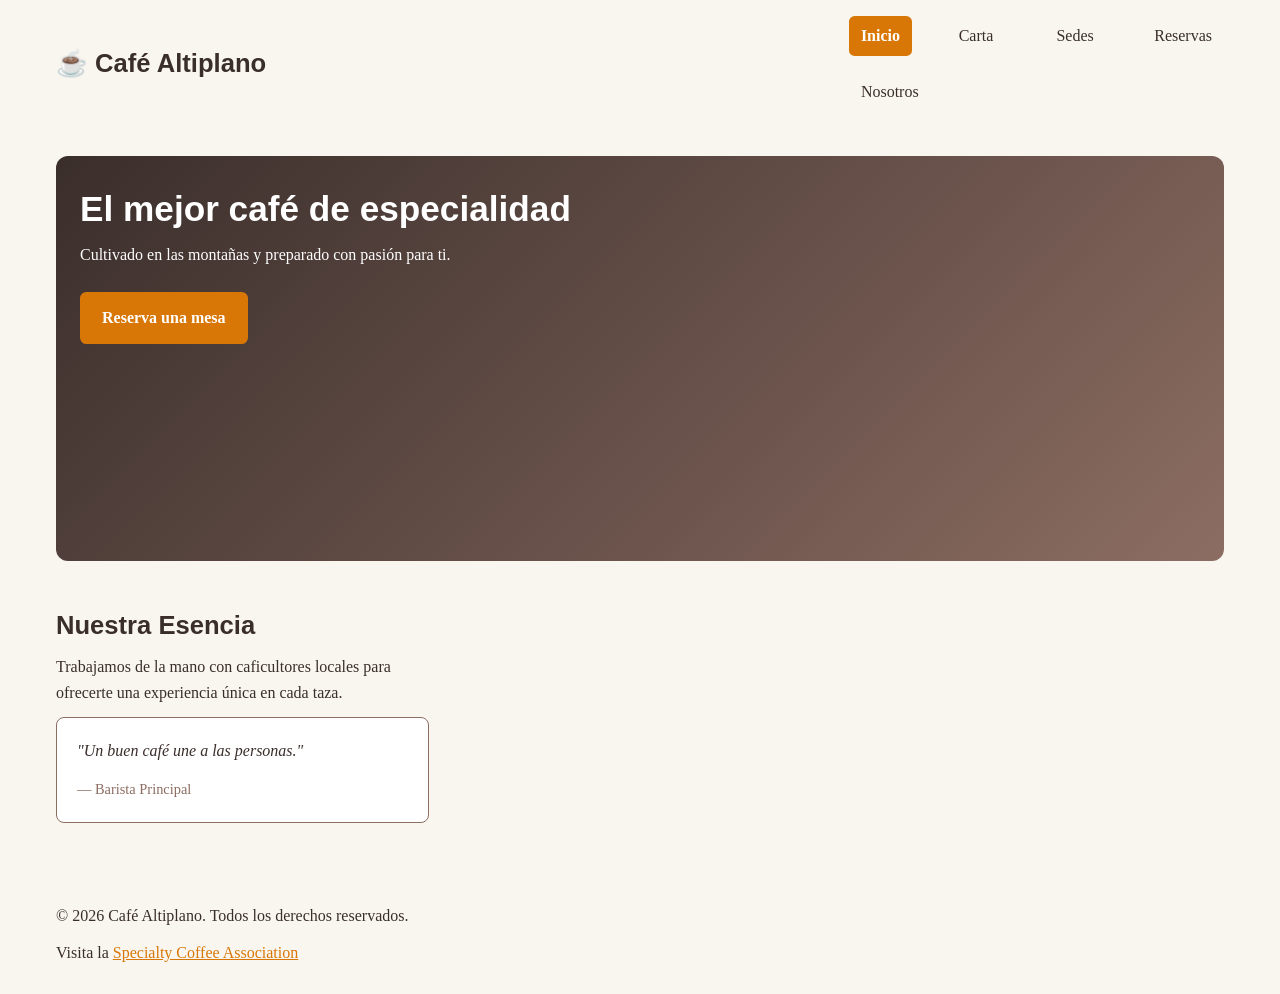
<file: index.html>
<!DOCTYPE html>
<html lang="es">
<head>
    <meta charset="UTF-8">
    <meta name="viewport" content="width=device-width, initial-scale=1.0">
    <title>Café Altiplano - Inicio</title>
    <!-- Tus hojas de estilo que pide la guía -->
    <link rel="stylesheet" href="css/base.css">
    <link rel="stylesheet" href="css/tipografia.css">
    <link rel="stylesheet" href="css/cajas.css">
    <link rel="stylesheet" href="css/componentes.css">
    <link rel="stylesheet" href="css/layout.css">
</head>
<body>

    <!-- Cabecera y Menú (igual en las 4 páginas) -->
    <header class="header">
        <div class="header__contenedor">
            <h2 class="header__logo">☕ Café Altiplano</h2>
            <nav class="nav">
                <ul class="nav__lista">
                    <li><a href="index.html" class="nav__enlace nav__enlace--activo">Inicio</a></li>
                    <li><a href="carta.html" class="nav__enlace">Carta</a></li>
                    <li><a href="sedes.html" class="nav__enlace">Sedes</a></li>
                    <li><a href="reservas.html" class="nav__enlace">Reservas</a></li>
                    <li><a href="nosotros.html" class="nav__enlace">Nosotros</a></li>
                </ul>
            </nav>
        </div>
    </header>

    <!-- Contenido Principal -->
    <main class="main">
        
        <section class="hero">
            <h1>El mejor café de especialidad</h1>
            <p>Cultivado en las montañas y preparado con pasión para ti.</p>
            <a href="reservas.html" class="boton">Reserva una mesa</a>
        </section>

        <section class="info">
            <h2>Nuestra Esencia</h2>
            <p>Trabajamos de la mano con caficultores locales para ofrecerte una experiencia única en cada taza.</p>
            
            <blockquote>
                <p>"Un buen café une a las personas."</p>
                <cite>— Barista Principal</cite>
            </blockquote>
        </section>

    </main>

    <!-- Pie de página -->
    <footer class="footer">
        <p>&copy; 2026 Café Altiplano. Todos los derechos reservados.</p>
        <p>Visita la <a href="https://specialtycoffee.org" target="_blank" rel="noopener noreferrer">Specialty Coffee Association</a></p>
    </footer>

</body>
</html>
</file>
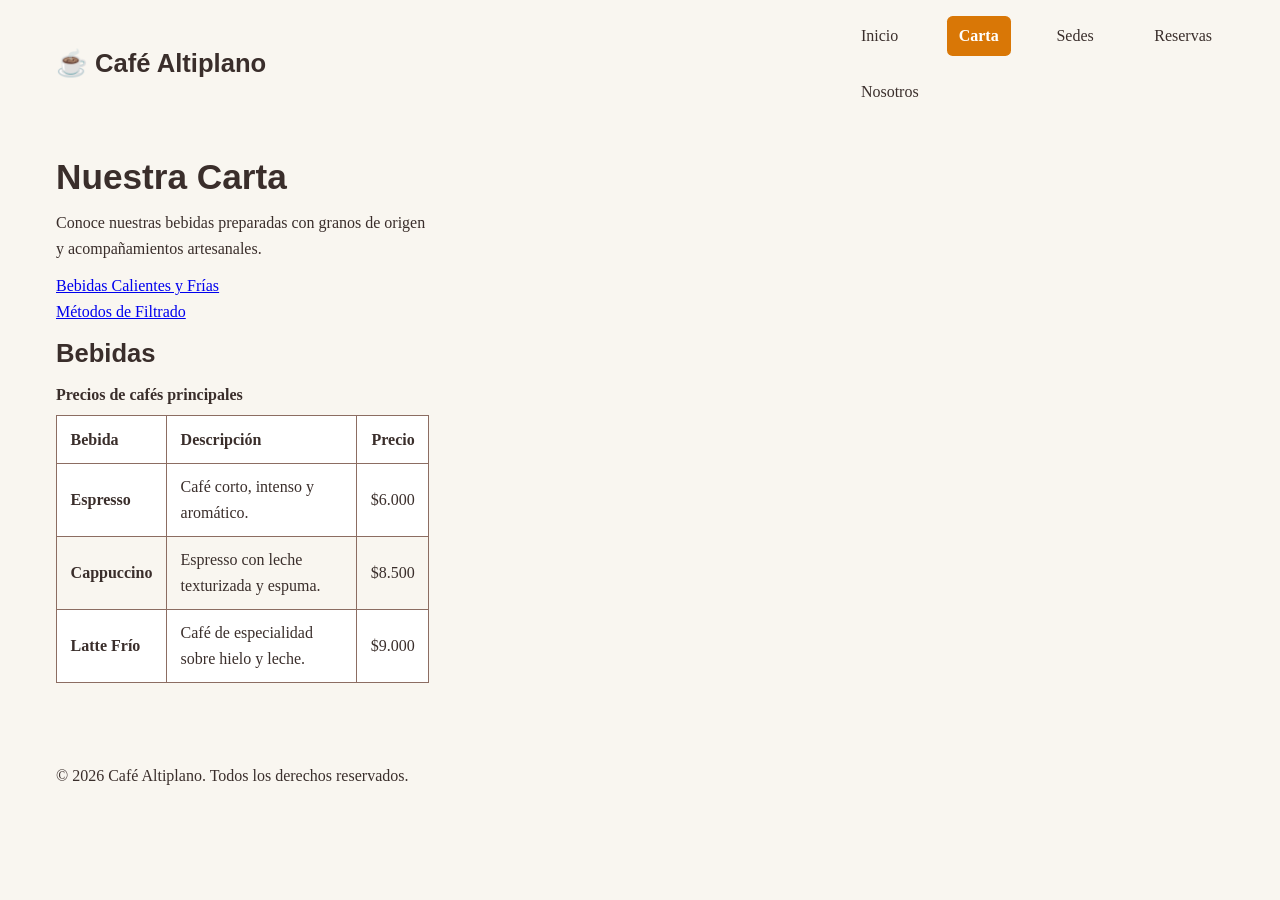
<file: carta.html>
<!DOCTYPE html>
<html lang="es">
<head>
    <meta charset="UTF-8">
    <meta name="viewport" content="width=device-width, initial-scale=1.0">
    <title>Café Altiplano - Carta</title>
    <link rel="stylesheet" href="css/base.css">
    <link rel="stylesheet" href="css/tipografia.css">
    <link rel="stylesheet" href="css/cajas.css">
    <link rel="stylesheet" href="css/componentes.css">
    <link rel="stylesheet" href="css/layout.css">
</head>
<body>

    <header class="header">
        <div class="header__contenedor">
            <h2 class="header__logo">☕ Café Altiplano</h2>
            <nav class="nav">
                <ul class="nav__lista">
                    <li><a href="index.html" class="nav__enlace">Inicio</a></li>
                    <li><a href="carta.html" class="nav__enlace nav__enlace--activo">Carta</a></li>
                    <li><a href="sedes.html" class="nav__enlace">Sedes</a></li>
                    <li><a href="reservas.html" class="nav__enlace">Reservas</a></li>
                    <li><a href="nosotros.html" class="nav__enlace">Nosotros</a></li>
                </ul>
            </nav>
        </div>
    </header>

    <main class="main">
        <section class="seccion">
            <h1>Nuestra Carta</h1>
            <p>Conoce nuestras bebidas preparadas con granos de origen y acompañamientos artesanales.</p>

            <!-- Índice con anclas internas -->
            <nav class="indice-interno">
                <ul>
                    <li><a href="#bebidas">Bebidas Calientes y Frías</a></li>
                    <li><a href="#metodos">Métodos de Filtrado</a></li>
                </ul>
            </nav>

            <section id="bebidas">
                <h2>Bebidas</h2>
                <table class="tabla-precios">
                    <caption>Precios de cafés principales</caption>
                    <thead>
                        <tr>
                            <th scope="col">Bebida</th>
                            <th scope="col">Descripción</th>
                            <th scope="col">Precio</th>
                        </tr>
                    </thead>
                    <tbody>
                        <tr>
                            <th scope="row">Espresso</th>
                            <td>Café corto, intenso y aromático.</td>
                            <td>$6.000</td>
                        </tr>
                        <tr>
                            <th scope="row">Cappuccino</th>
                            <td>Espresso con leche texturizada y espuma.</td>
                            <td>$8.500</td>
                        </tr>
                        <tr>
                            <th scope="row">Latte Frío</th>
                            <td>Café de especialidad sobre hielo y leche.</td>
                            <td>$9.000</td>
                        </tr>
                    </tbody>
                </table>
            </section>
        </section>
    </main>

    <footer class="footer">
        <p>&copy; 2026 Café Altiplano. Todos los derechos reservados.</p>
    </footer>

</body>
</html>
</file>
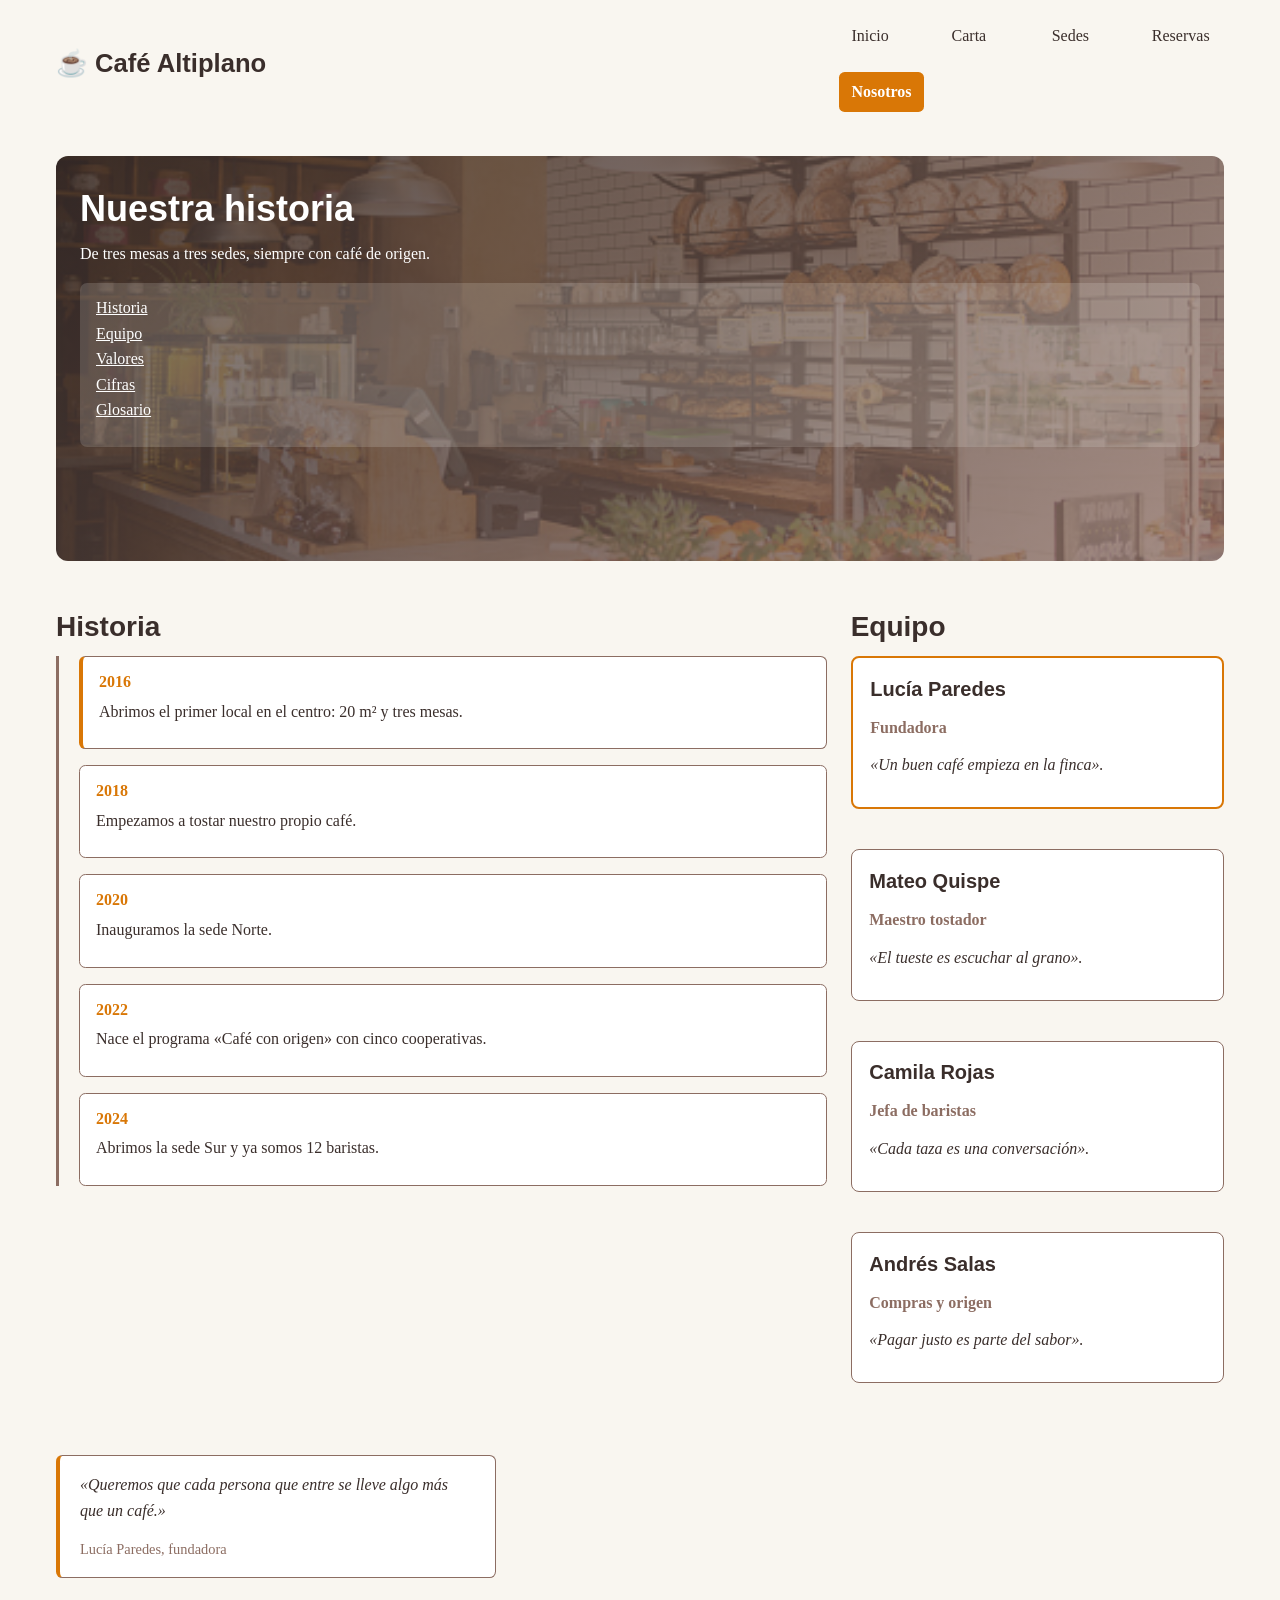
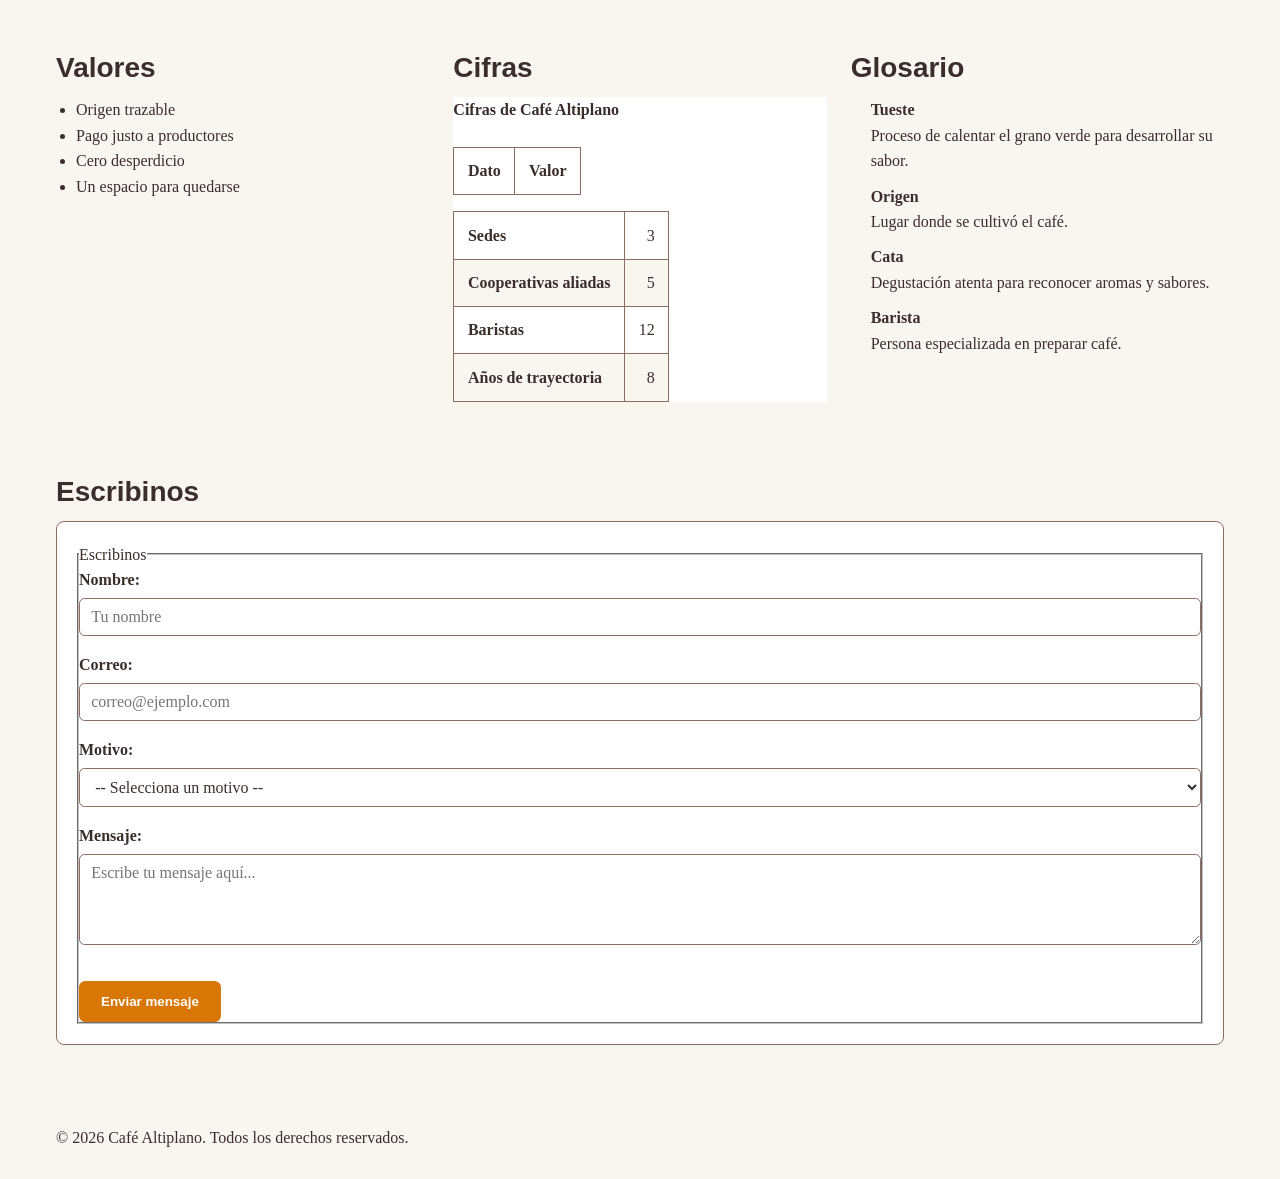
<file: nosotros.html>
<!DOCTYPE html>
<html lang="es">
<head>
    <meta charset="UTF-8">
    <meta name="viewport" content="width=device-width, initial-scale=1.0">
    <title>Café Altiplano - Nuestra historia</title>
    <link rel="stylesheet" href="css/base.css">
    <link rel="stylesheet" href="css/tipografia.css">
    <link rel="stylesheet" href="css/cajas.css">
    <link rel="stylesheet" href="css/componentes.css">
    <link rel="stylesheet" href="css/layout.css">
</head>
<body>

    <!-- ================= Cabecera y navegación ================= -->
    <header class="header">
        <div class="header__contenedor">
            <h2 class="header__logo">☕ Café Altiplano</h2>
            <nav class="nav" aria-label="Navegación principal">
                <ul class="nav__lista">
                    <li><a href="index.html" class="nav__enlace">Inicio</a></li>
                    <li><a href="carta.html" class="nav__enlace">Carta</a></li>
                    <li><a href="sedes.html" class="nav__enlace">Sedes</a></li>
                    <li><a href="reservas.html" class="nav__enlace">Reservas</a></li>
                    <li><a href="nosotros.html" class="nav__enlace nav__enlace--activo">Nosotros</a></li>
                </ul>
            </nav>
        </div>
    </header>

    <!-- ================= Contenido principal ================= -->
    <main class="main nosotros-main">

        <!-- Portada -->
        <section class="hero nosotros-hero">
            <h1>Nuestra historia</h1>
            <p class="nosotros-hero__subtitulo">De tres mesas a tres sedes, siempre con café de origen.</p>

            <!-- Índice con anclas internas -->
            <nav class="indice-interno nosotros-indice" aria-label="Secciones de Nuestra historia">
                <ul>
                    <li><a href="#historia">Historia</a></li>
                    <li><a href="#equipo">Equipo</a></li>
                    <li><a href="#valores">Valores</a></li>
                    <li><a href="#cifras">Cifras</a></li>
                    <li><a href="#glosario">Glosario</a></li>
                </ul>
            </nav>
        </section>

        <!-- Historia (línea de tiempo ordenada) -->
        <section id="historia" class="seccion nosotros-historia">
            <h2>Historia</h2>
            <ol class="timeline">
                <li class="timeline__hito">
                    <span class="timeline__anio">2016</span>
                    <p>Abrimos el primer local en el centro: 20 m² y tres mesas.</p>
                </li>
                <li class="timeline__hito">
                    <span class="timeline__anio">2018</span>
                    <p>Empezamos a tostar nuestro propio café.</p>
                </li>
                <li class="timeline__hito">
                    <span class="timeline__anio">2020</span>
                    <p>Inauguramos la sede Norte.</p>
                </li>
                <li class="timeline__hito">
                    <span class="timeline__anio">2022</span>
                    <p>Nace el programa «Café con origen» con cinco cooperativas.</p>
                </li>
                <li class="timeline__hito">
                    <span class="timeline__anio">2024</span>
                    <p>Abrimos la sede Sur y ya somos 12 baristas.</p>
                </li>
            </ol>
        </section>

        <!-- Equipo (4 tarjetas) -->
        <section id="equipo" class="seccion nosotros-equipo">
            <h2>Equipo</h2>
            <div class="equipo-grid">
                <article class="persona persona--fundadora">
                    <h3 class="persona__nombre">Lucía Paredes</h3>
                    <p class="persona__cargo">Fundadora</p>
                    <p class="persona__frase">«Un buen café empieza en la finca».</p>
                </article>
                <article class="persona">
                    <h3 class="persona__nombre">Mateo Quispe</h3>
                    <p class="persona__cargo">Maestro tostador</p>
                    <p class="persona__frase">«El tueste es escuchar al grano».</p>
                </article>
                <article class="persona">
                    <h3 class="persona__nombre">Camila Rojas</h3>
                    <p class="persona__cargo">Jefa de baristas</p>
                    <p class="persona__frase">«Cada taza es una conversación».</p>
                </article>
                <article class="persona">
                    <h3 class="persona__nombre">Andrés Salas</h3>
                    <p class="persona__cargo">Compras y origen</p>
                    <p class="persona__frase">«Pagar justo es parte del sabor».</p>
                </article>
            </div>
        </section>

        <!-- Cita destacada -->
        <section class="seccion nosotros-cita">
            <blockquote class="cita-fundadora">
                <p>«Queremos que cada persona que entre se lleve algo más que un café.»</p>
                <cite>Lucía Paredes, fundadora</cite>
            </blockquote>
        </section>

        <!-- Valores (lista sin orden) -->
        <section id="valores" class="seccion nosotros-valores">
            <h2>Valores</h2>
            <ul class="lista-valores">
                <li>Origen trazable</li>
                <li>Pago justo a productores</li>
                <li>Cero desperdicio</li>
                <li>Un espacio para quedarse</li>
            </ul>
        </section>

        <!-- Cifras (tabla pequeña) -->
        <section id="cifras" class="seccion nosotros-cifras">
            <h2>Cifras</h2>
            <div class="tabla-contenedor">
                <table class="tabla-precios tabla-cifras">
                    <caption>Cifras de Café Altiplano</caption>
                    <thead>
                        <tr>
                            <th scope="col">Dato</th>
                            <th scope="col">Valor</th>
                        </tr>
                    </thead>
                    <tbody>
                        <tr>
                            <th scope="row">Sedes</th>
                            <td>3</td>
                        </tr>
                        <tr>
                            <th scope="row">Cooperativas aliadas</th>
                            <td>5</td>
                        </tr>
                        <tr>
                            <th scope="row">Baristas</th>
                            <td>12</td>
                        </tr>
                        <tr>
                            <th scope="row">Años de trayectoria</th>
                            <td>8</td>
                        </tr>
                    </tbody>
                </table>
            </div>
        </section>

        <!-- Glosario (lista de definición) -->
        <section id="glosario" class="seccion nosotros-glosario">
            <h2>Glosario</h2>
            <dl class="glosario-lista">
                <dt>Tueste</dt>
                <dd>Proceso de calentar el grano verde para desarrollar su sabor.</dd>
                <dt>Origen</dt>
                <dd>Lugar donde se cultivó el café.</dd>
                <dt>Cata</dt>
                <dd>Degustación atenta para reconocer aromas y sabores.</dd>
                <dt>Barista</dt>
                <dd>Persona especializada en preparar café.</dd>
            </dl>
        </section>

        <!-- Formulario «Escribinos» -->
        <section id="escribinos" class="seccion nosotros-contacto">
            <h2>Escribinos</h2>
            <form action="#" method="POST" class="formulario">
                <fieldset>
                    <legend>Escribinos</legend>

                    <div class="form__grupo">
                        <label for="nombre-contacto">Nombre:</label>
                        <input type="text" id="nombre-contacto" name="nombre" placeholder="Tu nombre" required>
                    </div>

                    <div class="form__grupo">
                        <label for="correo-contacto">Correo:</label>
                        <input type="email" id="correo-contacto" name="correo" placeholder="correo@ejemplo.com" required>
                    </div>

                    <div class="form__grupo">
                        <label for="motivo-contacto">Motivo:</label>
                        <select id="motivo-contacto" name="motivo" required>
                            <option value="">-- Selecciona un motivo --</option>
                            <option value="consulta">Consulta</option>
                            <option value="sugerencia">Sugerencia</option>
                            <option value="trabajo">Trabajo</option>
                        </select>
                    </div>

                    <div class="form__grupo">
                        <label for="mensaje-contacto">Mensaje:</label>
                        <textarea id="mensaje-contacto" name="mensaje" rows="4" placeholder="Escribe tu mensaje aquí..." required></textarea>
                    </div>

                    <button type="submit" class="boton">Enviar mensaje</button>
                </fieldset>
            </form>
        </section>

    </main>

    <!-- ================= Pie de página ================= -->
    <footer class="footer">
        <p>&copy; 2026 Café Altiplano. Todos los derechos reservados.</p>
    </footer>

</body>
</html>
</file>
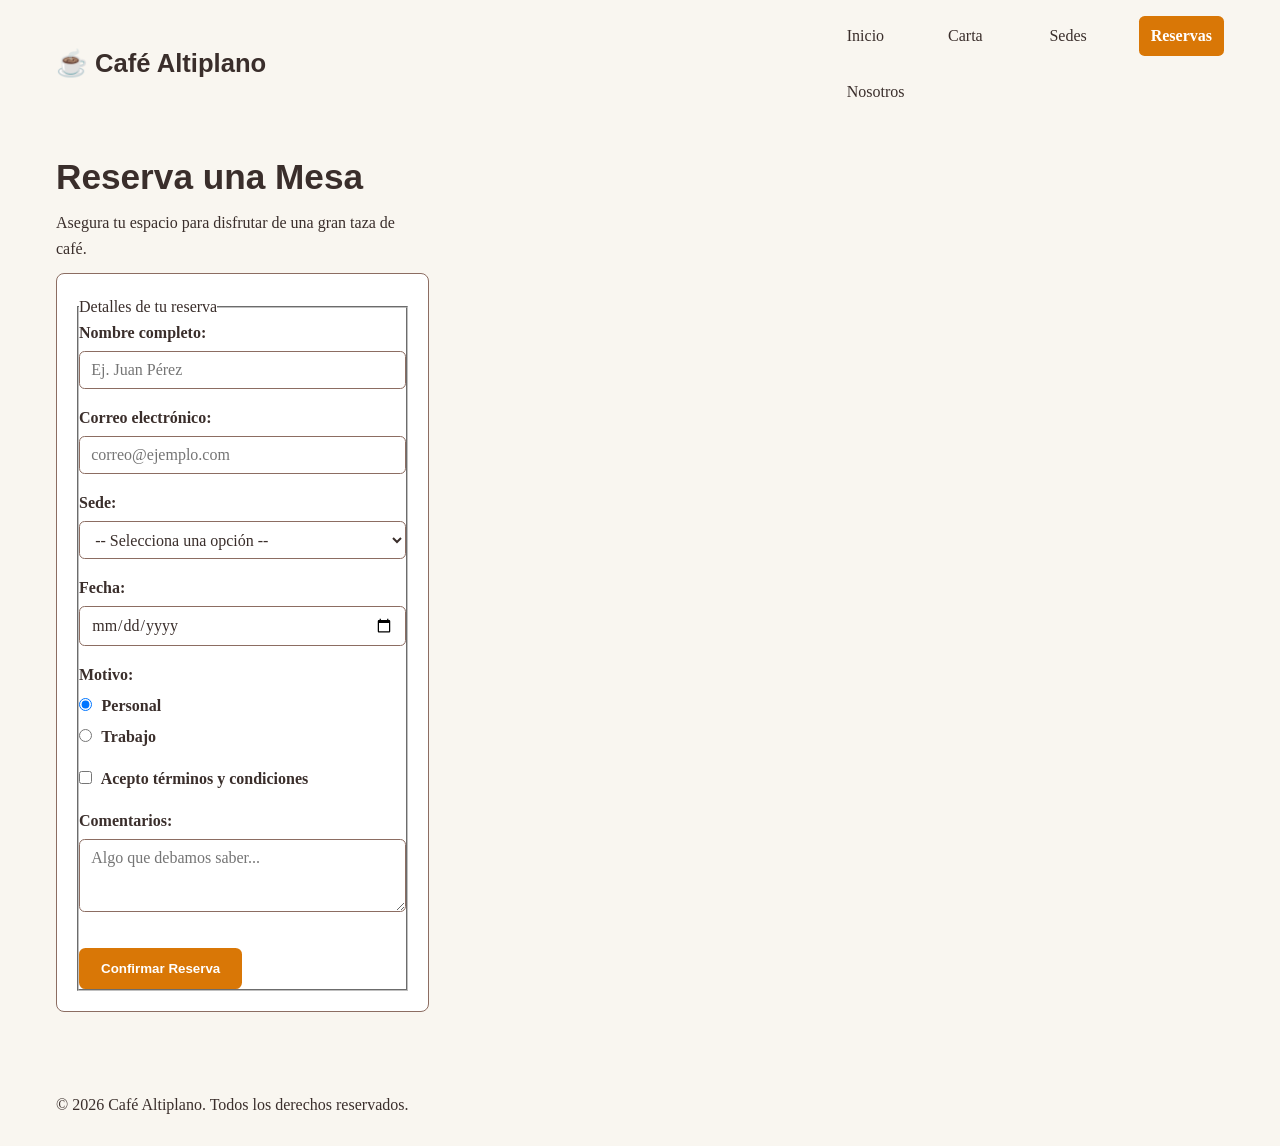
<file: reservas.html>
<!DOCTYPE html>
<html lang="es">
<head>
    <meta charset="UTF-8">
    <meta name="viewport" content="width=device-width, initial-scale=1.0">
    <title>Café Altiplano - Reservas</title>
    <link rel="stylesheet" href="css/base.css">
    <link rel="stylesheet" href="css/tipografia.css">
    <link rel="stylesheet" href="css/cajas.css">
    <link rel="stylesheet" href="css/componentes.css">
    <link rel="stylesheet" href="css/layout.css">
</head>
<body>

    <header class="header">
        <div class="header__contenedor">
            <h2 class="header__logo">☕ Café Altiplano</h2>
            <nav class="nav">
                <ul class="nav__lista">
                    <li><a href="index.html" class="nav__enlace">Inicio</a></li>
                    <li><a href="carta.html" class="nav__enlace">Carta</a></li>
                    <li><a href="sedes.html" class="nav__enlace">Sedes</a></li>
                    <li><a href="reservas.html" class="nav__enlace nav__enlace--activo">Reservas</a></li>
                    <li><a href="nosotros.html" class="nav__enlace">Nosotros</a></li>
                </ul>
            </nav>
        </div>
    </header>

    <main class="main">
        <section class="seccion">
            <h1>Reserva una Mesa</h1>
            <p>Asegura tu espacio para disfrutar de una gran taza de café.</p>

            <form action="#" method="POST" class="formulario">
                <fieldset>
                    <legend>Detalles de tu reserva</legend>

                    <div class="form__grupo">
                        <label for="nombre">Nombre completo:</label>
                        <input type="text" id="nombre" name="nombre" placeholder="Ej. Juan Pérez" required>
                    </div>

                    <div class="form__grupo">
                        <label for="correo">Correo electrónico:</label>
                        <input type="email" id="correo" name="correo" placeholder="correo@ejemplo.com" required>
                    </div>

                    <div class="form__grupo">
                        <label for="sede">Sede:</label>
                        <select id="sede" name="sede" required>
                            <option value="">-- Selecciona una opción --</option>
                            <option value="centro">Centro Histórico</option>
                            <option value="norte">Zona Norte</option>
                        </select>
                    </div>

                    <div class="form__grupo">
                        <label for="fecha">Fecha:</label>
                        <input type="date" id="fecha" name="fecha" required>
                    </div>

                    <div class="form__grupo">
                        <label>Motivo:</label>
                        <label><input type="radio" name="motivo" value="personal" checked> Personal</label>
                        <label><input type="radio" name="motivo" value="trabajo"> Trabajo</label>
                    </div>

                    <div class="form__grupo">
                        <label>
                            <input type="checkbox" name="terminos" required> Acepto términos y condiciones
                        </label>
                    </div>

                    <div class="form__grupo">
                        <label for="comentarios">Comentarios:</label>
                        <textarea id="comentarios" name="comentarios" rows="3" placeholder="Algo que debamos saber..."></textarea>
                    </div>

                    <button type="submit" class="boton">Confirmar Reserva</button>
                </fieldset>
            </form>
        </section>
    </main>

    <footer class="footer">
        <p>&copy; 2026 Café Altiplano. Todos los derechos reservados.</p>
    </footer>

</body>
</html>
</file>
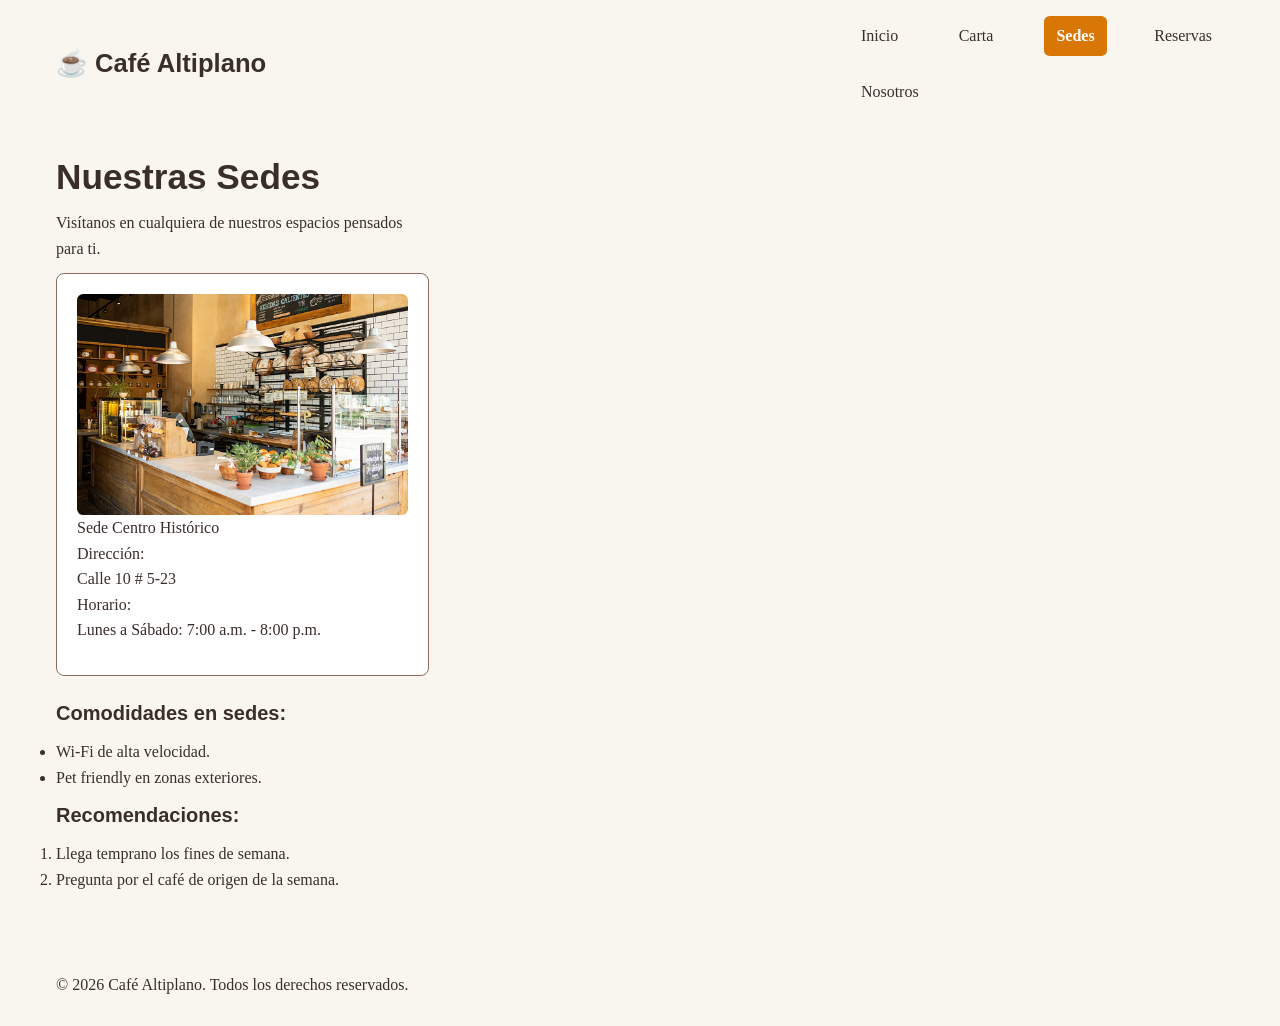
<file: sedes.html>
<!DOCTYPE html>
<html lang="es">
<head>
    <meta charset="UTF-8">
    <meta name="viewport" content="width=device-width, initial-scale=1.0">
    <title>Café Altiplano - Sedes</title>
    <link rel="stylesheet" href="css/base.css">
    <link rel="stylesheet" href="css/tipografia.css">
    <link rel="stylesheet" href="css/cajas.css">
    <link rel="stylesheet" href="css/componentes.css">
    <link rel="stylesheet" href="css/layout.css">
</head>
<body>

    <header class="header">
        <div class="header__contenedor">
            <h2 class="header__logo">☕ Café Altiplano</h2>
            <nav class="nav">
                <ul class="nav__lista">
                    <li><a href="index.html" class="nav__enlace">Inicio</a></li>
                    <li><a href="carta.html" class="nav__enlace">Carta</a></li>
                    <li><a href="sedes.html" class="nav__enlace nav__enlace--activo">Sedes</a></li>
                    <li><a href="reservas.html" class="nav__enlace">Reservas</a></li>
                    <li><a href="nosotros.html" class="nav__enlace">Nosotros</a></li>
                </ul>
            </nav>
        </div>
    </header>

    <main class="main">
        <section class="seccion">
            <h1>Nuestras Sedes</h1>
            <p>Visítanos en cualquiera de nuestros espacios pensados para ti.</p>

            <article class="sede">
                <figure>
                    <img src="imagenes/sede-centro.jpg" alt="Interior de la sede en el centro histórico" width="400" loading="lazy">
                    <figcaption>Sede Centro Histórico</figcaption>
                </figure>
                <dl>
                    <dt>Dirección:</dt>
                    <dd>Calle 10 # 5-23</dd>
                    <dt>Horario:</dt>
                    <dd>Lunes a Sábado: 7:00 a.m. - 8:00 p.m.</dd>
                </dl>
            </article>

            <div class="listas">
                <h3>Comodidades en sedes:</h3>
                <ul>
                    <li>Wi-Fi de alta velocidad.</li>
                    <li>Pet friendly en zonas exteriores.</li>
                </ul>

                <h3>Recomendaciones:</h3>
                <ol>
                    <li>Llega temprano los fines de semana.</li>
                    <li>Pregunta por el café de origen de la semana.</li>
                </ol>
            </div>
        </section>
    </main>

    <footer class="footer">
        <p>&copy; 2026 Café Altiplano. Todos los derechos reservados.</p>
    </footer>

</body>
</html>
</file>
<file: css/base.css>
/* ==========================================
   Unidad 03 y 05: Base y Variables Globales
   ========================================== */

:root {
    /* Paleta de colores de la cafetería */
    --color-principal: #3a2e2b;   /* Café oscuro / texto principal */
    --color-secundario: #8c6d62; /* Café claro / acentos */
    --color-fondo: #f9f6f0;      /* Fondo crema suave */
    --color-blanco: #ffffff;     /* Blanco para tarjetas */
    --color-acento: #d97706;     /* Tono ámbar/café cálido para botones */
}

/* Aplicar box-sizing a todos los elementos (RF-05.4) */
* {
    box-sizing: border-box;
    margin: 0;
    padding: 0;
}

html {
    font-size: 100%; /* Unidad base para rem (RF-06.1) */
}

body {
    background-color: var(--color-fondo);
    color: var(--color-principal);
    font-family: sans-serif; /* Se complementará en tipografia.css */
}
</file>
<file: css/tipografia.css>
/* ==========================================
   Unidad 05 y 06: Tipografía y Lectura
   ========================================== */

body {
    font-family: "Georgia", "Times New Roman", serif;
    font-size: 1rem;
    line-height: 1.6;
}

/* Jerarquía clara de títulos en rem */
h1 {
    font-family: "Trebuchet MS", "Verdana", sans-serif;
    font-size: 2.2rem;
    line-height: 1.2;
}

h2 {
    font-family: "Trebuchet MS", "Verdana", sans-serif;
    font-size: 1.6rem;
    line-height: 1.3;
}

h3 {
    font-family: "Trebuchet MS", "Verdana", sans-serif;
    font-size: 1.25rem;
    line-height: 1.35;
}

/* Ancho de lectura cómodo con ch (RF-06.3) */
p {
    max-width: 65ch;
}

/* Cita destacada */
blockquote {
    font-style: italic;
    max-width: 60ch;
}

cite {
    font-style: normal;
    font-size: 0.9rem;
    color: var(--color-secundario);
}
/* Escala tipográfica clara para Nuestra historia */
.nosotros-main h1 {
    font-size: 2.25rem;
    line-height: 1.15;
}

.nosotros-main h2 {
    font-size: 1.75rem;
    line-height: 1.25;
}

.nosotros-main h3 {
    font-size: 1.25rem;
    line-height: 1.35;
}

.nosotros-main p,
.nosotros-main dd {
    font-size: 1rem;
    max-width: 65ch;
}

.cita-fundadora {
    font-style: italic;
    max-width: 55ch;
}
</file>
<file: css/cajas.css>
/* ==========================================
   Unidad 05 y 06: Cajas, Espacios y Tablas
   ========================================== */

/* Contenedor principal centrado */
.header__contenedor,
.main,
.footer {
    max-width: 75rem;
    margin: 0 auto;
    padding: 1rem;
}

/* Espaciado básico en secciones y elementos de texto */
section,
article,
blockquote,
.listas,
.formulario {
    margin-bottom: 1.5rem;
}

h1,
h2,
h3,
p,
ul,
ol,
dl {
    margin-bottom: 0.75rem;
}

/* Portada con gradiente suave y altura mínima en vh (RF-03.3 y RF-06.4) */
.hero {
    min-height: 45vh;
    padding: 2rem 1.5rem;
    border-radius: 0.75rem;
    background: linear-gradient(135deg, var(--color-principal), var(--color-secundario));
    color: var(--color-blanco);
}

/* Tarjeta de sede y bloques destacados */
.sede,
blockquote,
.formulario {
    background-color: var(--color-blanco);
    border: 1px solid var(--color-secundario);
    border-radius: 0.5rem;
    padding: 1.25rem;
}

/* Imágenes flexibles y listas sin viñetas donde corresponda (RF-05.2 y RF-07.1) */
img {
    max-width: 100%;
    height: auto;
    display: block;
    border-radius: 0.4rem;
}

.nav__lista,
.indice-interno ul {
    list-style: none;
}

/* Tablas legibles y con desplazamiento si no caben (RF-05.2 y RF-05.5) */
.tabla-contenedor {
    overflow-x: auto;
    margin-bottom: 1.5rem;
}

.tabla-precios {
    width: 100%;
    border-collapse: collapse;
    background-color: var(--color-blanco);
}

.tabla-precios caption {
    text-align: left;
    font-weight: bold;
    margin-bottom: 0.5rem;
}

.tabla-precios th,
.tabla-precios td {
    border: 1px solid var(--color-secundario);
    padding: 0.65rem 0.85rem;
    text-align: left;
}

/* Alinear precios (última columna) a la derecha (RF-05.2) */
.tabla-precios th:last-child,
.tabla-precios td:last-child {
    text-align: right;
}

/* Filas alternas en tabla (RF-04.4) */
.tabla-precios tbody tr:nth-child(even) {
    background-color: var(--color-fondo);
}
/* Portada de Nuestra historia con gradiente, imagen de fondo y transparencia */
.nosotros-hero {
    position: relative;
    min-height: 45vh;
    background:
        linear-gradient(135deg, rgba(58, 46, 43, 0.85), rgba(140, 109, 98, 0.78)),
        url("../imagenes/sede-centro.jpg") center / cover no-repeat;
    color: var(--color-blanco);
}

.nosotros-indice {
    margin-top: 1rem;
    padding: 0.75rem 1rem;
    border-radius: 0.45rem;
    background-color: rgba(249, 246, 240, 0.16);
}

.nosotros-indice a {
    color: var(--color-blanco);
    text-decoration: underline;
}

/* Línea de tiempo sin números por defecto y con borde lateral */
.timeline {
    list-style: none;
    border-left: 3px solid var(--color-secundario);
    padding-left: 1.25rem;
}

.timeline__hito {
    padding: 0.75rem 1rem;
    margin-bottom: 1rem;
    background-color: var(--color-blanco);
    border: 1px solid var(--color-secundario);
    border-radius: 0.4rem;
}

.timeline__hito:first-child {
    border-left: 4px solid var(--color-acento);
}

.timeline__anio {
    display: inline-block;
    font-weight: bold;
    color: var(--color-acento);
    margin-bottom: 0.25rem;
}

/* Tarjetas del equipo */
.persona {
    background-color: var(--color-blanco);
    border: 1px solid var(--color-secundario);
    border-radius: 0.5rem;
    padding: 1.1rem;
}

.persona--fundadora {
    border: 2px solid var(--color-acento);
}

.persona__cargo {
    font-weight: bold;
    color: var(--color-secundario);
}

.persona__frase {
    font-style: italic;
}

/* Cita destacada de la fundadora */
.cita-fundadora {
    border-left: 4px solid var(--color-acento);
    padding: 1rem 1.25rem;
    background-color: var(--color-blanco);
    border-radius: 0.4rem;
}

/* Valores y glosario */
.lista-valores,
.glosario-lista {
    padding-left: 1.25rem;
}

.glosario-lista dt {
    font-weight: bold;
    margin-top: 0.6rem;
}

.glosario-lista dd {
    margin-left: 0;
}
</file>
<file: css/componentes.css>
/* ==========================================
   Unidad 04: Componentes, BEM y Estados
   ========================================== */

/* Enlaces del menú y navegación */
.nav__enlace {
    display: inline-block;
    padding: 0.45rem 0.75rem;
    text-decoration: none;
    color: var(--color-principal);
    border-radius: 0.35rem;
}

.nav__enlace--activo {
    background-color: var(--color-acento);
    color: var(--color-blanco);
    font-weight: bold;
}

.nav__enlace:hover {
    background-color: rgba(58, 46, 43, 0.12);
}

/* Botón principal */
.boton {
    display: inline-block;
    margin-top: 0.75rem;
    padding: 0.7rem 1.25rem;
    background-color: var(--color-acento);
    color: var(--color-blanco);
    text-decoration: none;
    border: 2px solid var(--color-acento);
    border-radius: 0.4rem;
    font-weight: bold;
    cursor: pointer;
}

.boton:hover {
    background-color: var(--color-principal);
    border-color: var(--color-principal);
}

/* Foco visible en menú, botones y campos del formulario (RF-04.3) */
.nav__enlace:focus,
.boton:focus,
:is(input, select, textarea):focus {
    outline: 3px solid var(--color-acento);
    outline-offset: 2px;
}

/* Elementos del formulario con selector de atributo y combinador */
.form__grupo {
    margin-bottom: 1rem;
}

.form__grupo > label {
    display: block;
    margin-bottom: 0.35rem;
    font-weight: bold;
}

input[type="text"],
input[type="email"],
input[type="date"],
select,
textarea {
    width: 100%;
    padding: 0.55rem 0.7rem;
    border: 1px solid var(--color-secundario);
    border-radius: 0.35rem;
    background-color: var(--color-blanco);
    color: var(--color-principal);
    font-family: inherit;
    font-size: 1rem;
}

input[type="checkbox"],
input[type="radio"] {
    margin-right: 0.35rem;
}

/* Enlaces externos con selector de atributo */
a[target="_blank"]:not(.boton) {
    color: var(--color-acento);
    text-decoration: underline;
}
/* Selector de atributo, combinador y selector lógico en el formulario */
.formulario input[required],
.formulario select[required],
.formulario textarea[required] {
    border-color: var(--color-secundario);
}

.nosotros-main :is(a, button, input, select, textarea):focus {
    outline: 3px solid var(--color-acento);
    outline-offset: 2px;
}
</file>
<file: css/layout.css>
/* ==========================================
   Unidad 07: CSS Grid y Diseño Adaptable
   ========================================== */

/* Base móvil primero (1 columna y separación con gap) */
.main {
    display: grid;
    grid-template-columns: 1fr;
    gap: 1.5rem;
}

.header__contenedor,
.nav__lista,
.galeria-sedes {
    display: grid;
    grid-template-columns: 1fr;
    gap: 1rem;
}

/* Cabecera, portada y pie a todo el ancho */
.header,
.hero,
.footer {
    grid-column: 1 / -1;
}

/* Galería adaptable automática sin media queries (RF-07.5) */
.galeria-sedes {
    grid-template-columns: repeat(auto-fit, minmax(15rem, 1fr));
    width: 100%;
}

/* Primer punto de ruptura: desde 600px (2 columnas) */
@media (min-width: 600px) {
    .main {
        grid-template-columns: repeat(2, 1fr);
    }

    .nav__lista {
        grid-template-columns: repeat(4, 1fr);
    }

    .hero,
    .sede--destacada {
        grid-column: span 2;
    }
}

/* Segundo punto de ruptura: desde 900px (3 columnas) */
@media (min-width: 900px) {
    .main {
        grid-template-columns: repeat(3, 1fr);
    }

    .header__contenedor {
        grid-template-columns: 1fr auto;
        align-items: center;
    }

    .hero {
        grid-column: 1 / -1;
    }
}
/* Disposición específica de Nuestra historia en Grid */
.nosotros-main {
    display: grid;
    grid-template-columns: 1fr;
    gap: 1.5rem;
    width: 100%;
}

.nosotros-hero,
.nosotros-cita,
.nosotros-contacto {
    grid-column: 1 / -1;
}

.equipo-grid,
.tabla-cifras {
    display: grid;
    grid-template-columns: repeat(auto-fit, minmax(14rem, 1fr));
    gap: 1rem;
    width: 100%;
}

@media (min-width: 600px) {
    .nosotros-main {
        grid-template-columns: repeat(2, 1fr);
    }

    .nosotros-historia {
        grid-column: span 2;
    }
}

@media (min-width: 900px) {
    .nosotros-main {
        grid-template-columns: repeat(3, 1fr);
    }

    .nosotros-historia {
        grid-column: span 2;
    }
}
</file>
